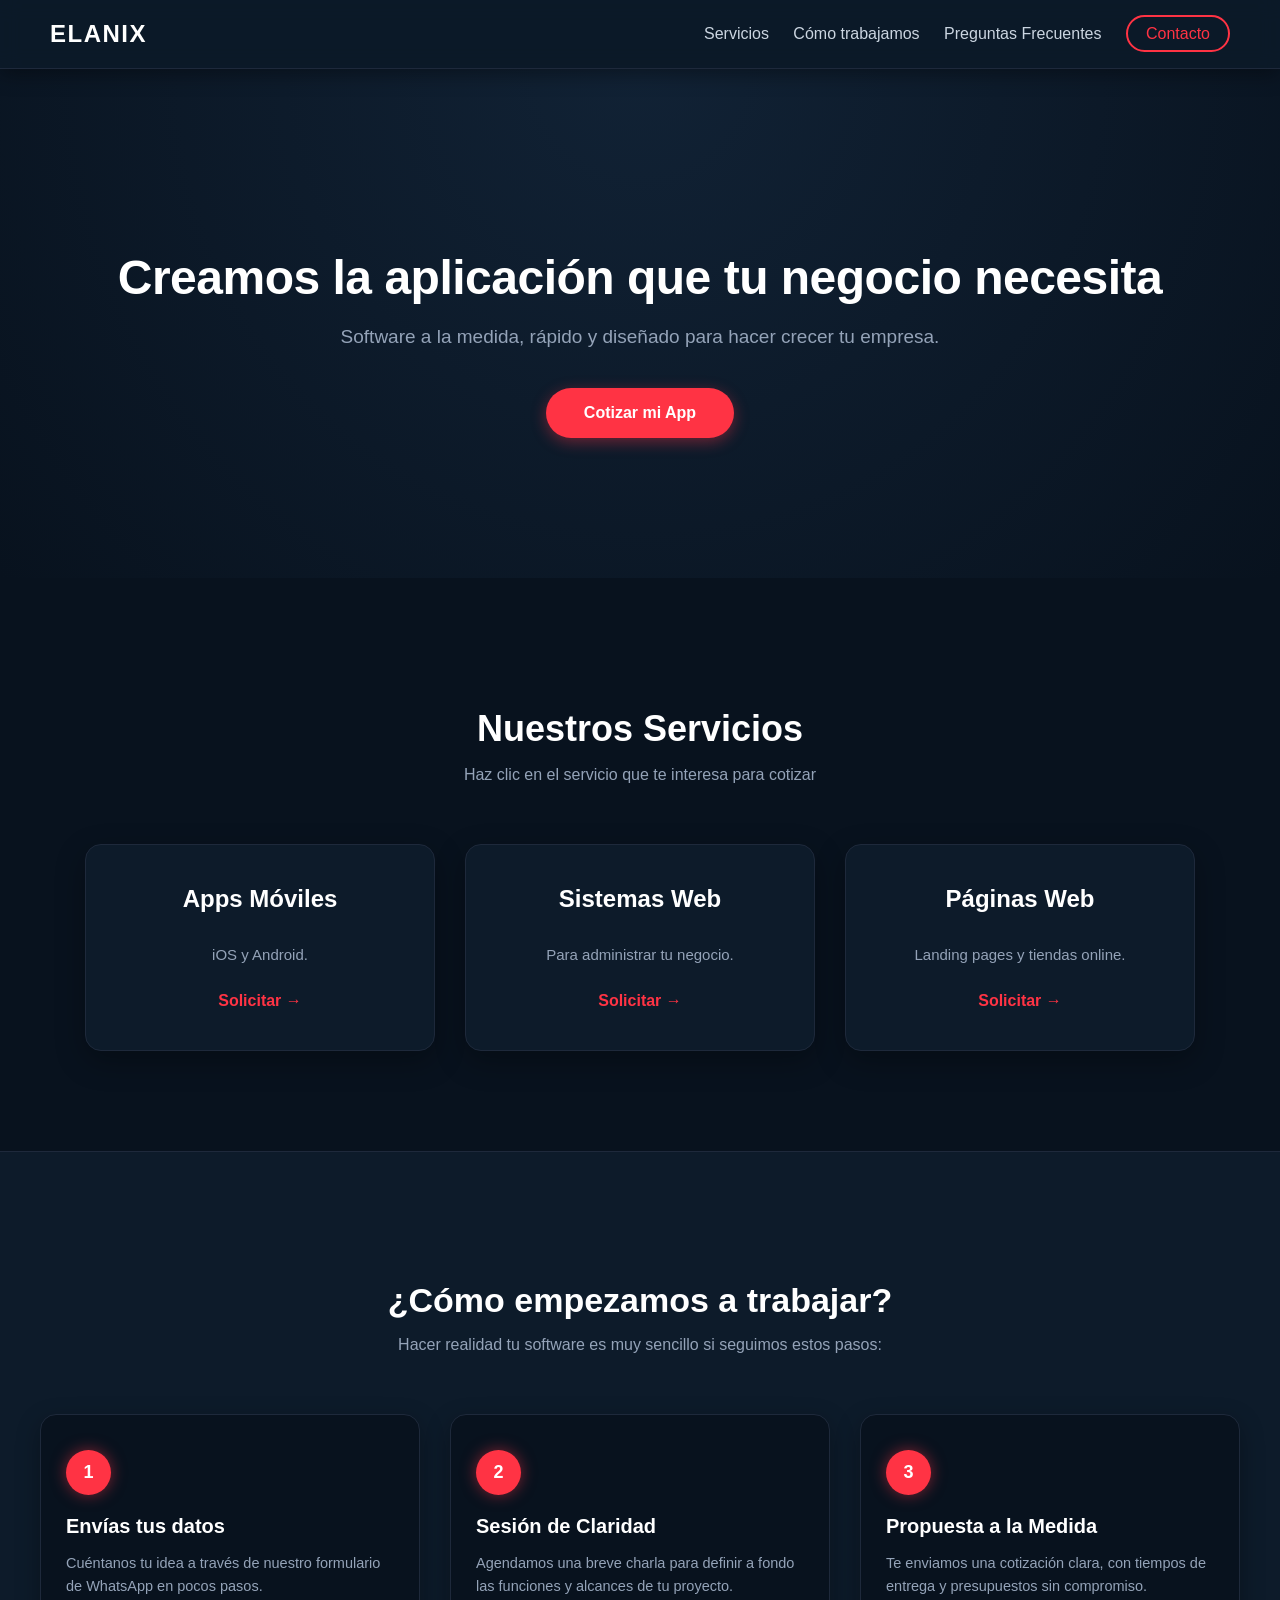
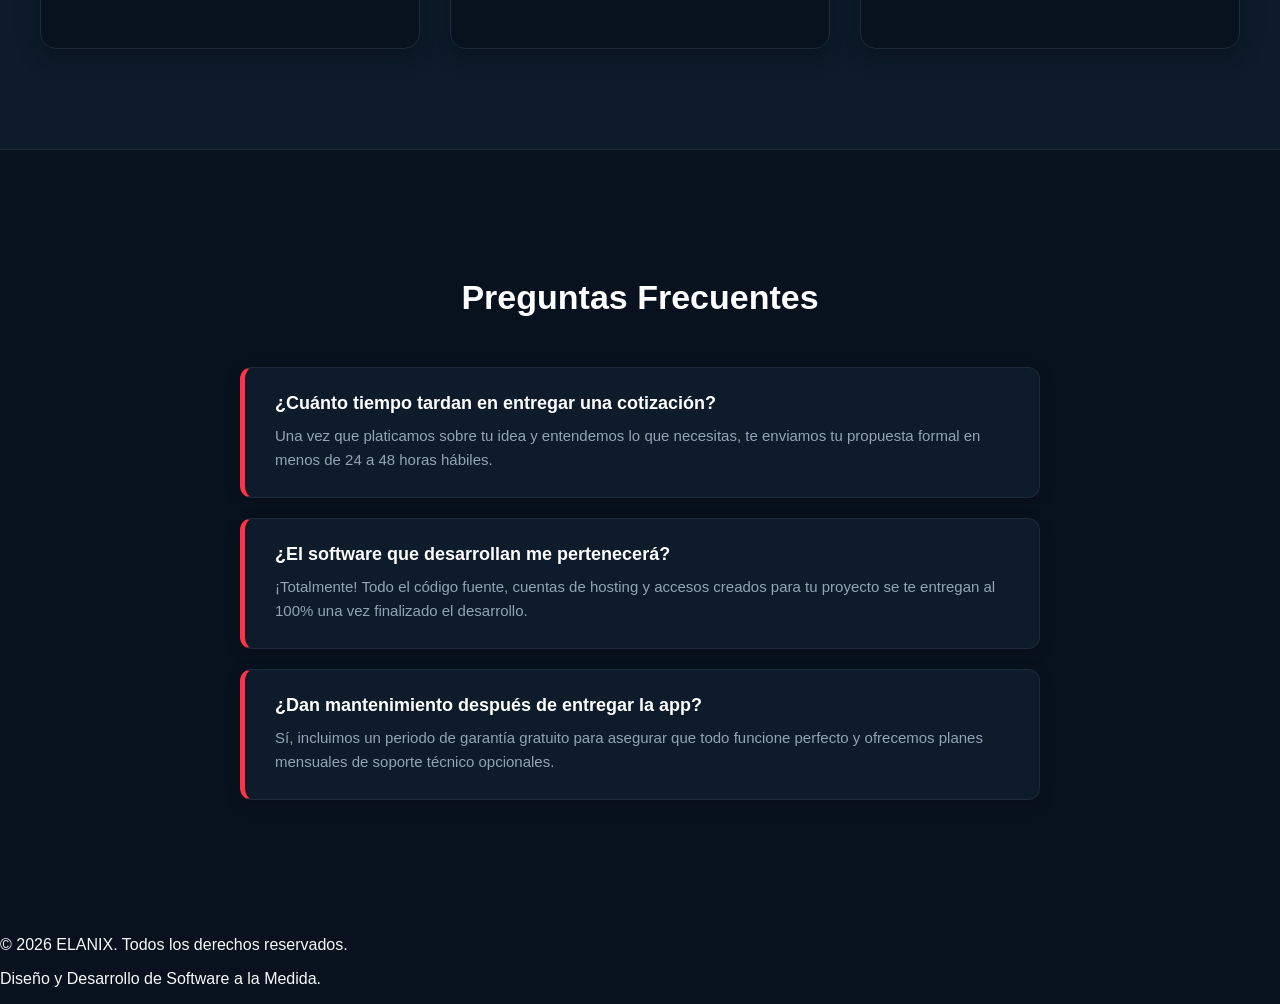
<file: index.html>
<!DOCTYPE html>
<html lang="es">
<head>
    <meta charset="UTF-8">
    <meta name="viewport" content="width=device-width, initial-scale=1.0">
    <title>ELANIX - Aplicaciones Web y Móviles</title>
    <link rel="stylesheet" href="style.css">
</head>
<body>

    <header>
        <div class="logo">ELANIX</div>
        <nav>
            <a href="#servicios">Servicios</a>
            <a href="#proceso">Cómo trabajamos</a>
            <a href="#faqs">Preguntas Frecuentes</a>
            <a href="contacto.html" class="btn-contacto">Contacto</a>
        </nav>
    </header>

    <section class="hero">
        <h1>Creamos la aplicación que tu negocio necesita</h1>
        <p>Software a la medida, rápido y diseñado para hacer crecer tu empresa.</p>
        <a href="contacto.html" class="btn-principal" style="text-decoration: none; display: inline-block;">Cotizar mi App</a>
    </section>

    <section id="servicios" class="servicios">
        <h2>Nuestros Servicios</h2>
        <p>Haz clic en el servicio que te interesa para cotizar</p>
        
        <div class="tarjetas">
            <a href="contacto.html" class="tarjeta-link">
                <div class="tarjeta">
                    <h3>Apps Móviles</h3>
                    <p>iOS y Android.</p>
                    <span class="btn-tarjeta">Solicitar →</span>
                </div>
            </a>

            <a href="contacto.html" class="tarjeta-link">
                <div class="tarjeta">
                    <h3>Sistemas Web</h3>
                    <p>Para administrar tu negocio.</p>
                    <span class="btn-tarjeta">Solicitar →</span>
                </div>
            </a>

            <a href="contacto.html" class="tarjeta-link">
                <div class="tarjeta">
                    <h3>Páginas Web</h3>
                    <p>Landing pages y tiendas online.</p>
                    <span class="btn-tarjeta">Solicitar →</span>
                </div>
            </a>
        </div>
    </section>

    <section id="proceso" class="proceso-seccion">
        <h2>¿Cómo empezamos a trabajar?</h2>
        <p>Hacer realidad tu software es muy sencillo si seguimos estos pasos:</p>
        <div class="pasos-contenedor">
            <div class="paso-tarjeta">
                <div class="paso-numero">1</div>
                <h3>Envías tus datos</h3>
                <p>Cuéntanos tu idea a través de nuestro formulario de WhatsApp en pocos pasos.</p>
            </div>
            <div class="paso-tarjeta">
                <div class="paso-numero">2</div>
                <h3>Sesión de Claridad</h3>
                <p>Agendamos una breve charla para definir a fondo las funciones y alcances de tu proyecto.</p>
            </div>
            <div class="paso-tarjeta">
                <div class="paso-numero">3</div>
                <h3>Propuesta a la Medida</h3>
                <p>Te enviamos una cotización clara, con tiempos de entrega y presupuestos sin compromiso.</p>
            </div>
        </div>
    </section>

    <section id="faqs" class="faqs-seccion">
        <h2>Preguntas Frecuentes</h2>
        <div class="faqs-contenedor">
            <div class="faq-item">
                <h3>¿Cuánto tiempo tardan en entregar una cotización?</h3>
                <p>Una vez que platicamos sobre tu idea y entendemos lo que necesitas, te enviamos tu propuesta formal en menos de 24 a 48 horas hábiles.</p>
            </div>
            <div class="faq-item">
                <h3>¿El software que desarrollan me pertenecerá?</h3>
                <p>¡Totalmente! Todo el código fuente, cuentas de hosting y accesos creados para tu proyecto se te entregan al 100% una vez finalizado el desarrollo.</p>
            </div>
            <div class="faq-item">
                <h3>¿Dan mantenimiento después de entregar la app?</h3>
                <p>Sí, incluimos un periodo de garantía gratuito para asegurar que todo funcione perfecto y ofrecemos planes mensuales de soporte técnico opcionales.</p>
            </div>
        </div>
    </section>

    <footer>
        <div class="footer-contenido">
            <p>&copy; 2026 ELANIX. Todos los derechos reservados.</p>
            <p>Diseño y Desarrollo de Software a la Medida.</p>
        </div>
    </footer>

</body>
</html>
</file>
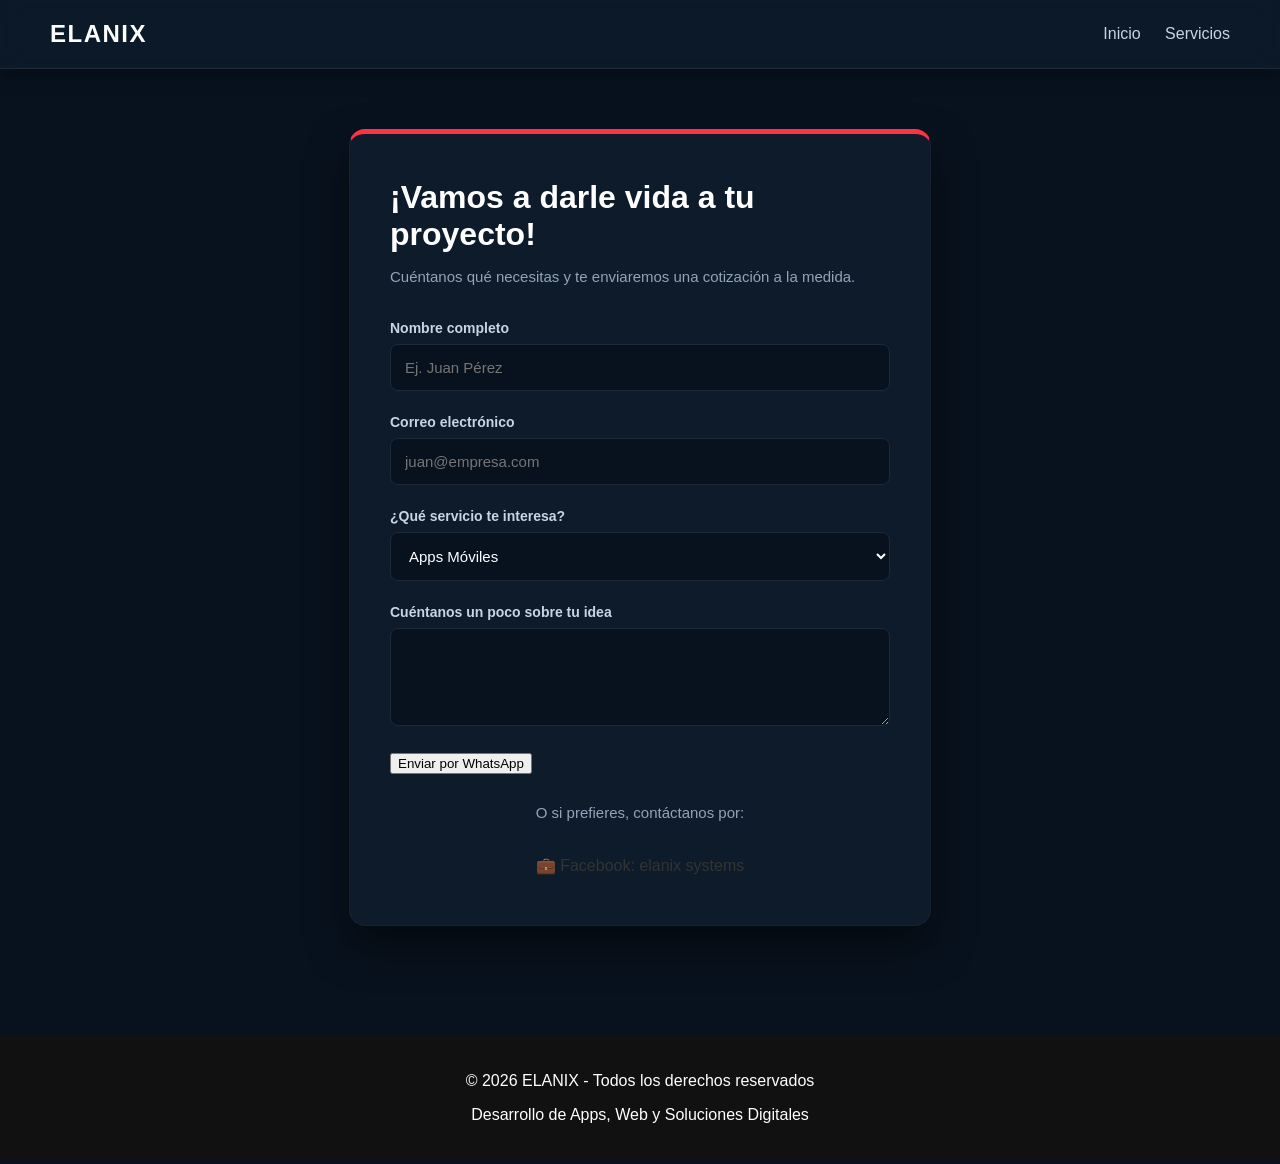
<file: contacto.html>
<!DOCTYPE html>
<html lang="es">
<head>
    <meta charset="UTF-8">
    <meta name="viewport" content="width=device-width, initial-scale=1.0">
    <title>Contacto - ELANIX</title>
    <link rel="stylesheet" href="style.css">

    <style>
        .mensaje-redireccion {
            display: none;
            margin-top: 15px;
            color: #25D366;
            font-weight: bold;
            text-align: center;
        }

        .respaldo {
            margin-top: 30px;
            text-align: center;
        }

        .respaldo a {
            display: block;
            margin: 5px 0;
            color: #333;
            text-decoration: none;
        }

        footer {
            margin-top: 50px;
            padding: 20px;
            text-align: center;
            background: #111;
            color: white;
        }
    </style>
</head>

<body>

<header>
    <div class="logo">ELANIX</div>
    <nav>
        <a href="index.html">Inicio</a>
        <a href="index.html#servicios">Servicios</a>
    </nav>
</header>

<main class="contenedor-contacto">
    <div class="tarjeta-formulario">

        <h2>¡Vamos a darle vida a tu proyecto!</h2>
        <p>Cuéntanos qué necesitas y te enviaremos una cotización a la medida.</p>

        <form id="formWhatsApp" class="formulario">

            <div class="grupo-input">
                <label for="nombre">Nombre completo</label>
                <input type="text" id="nombre" placeholder="Ej. Juan Pérez" required>
            </div>

            <div class="grupo-input">
                <label for="correo">Correo electrónico</label>
                <input type="email" id="correo" placeholder="juan@empresa.com" required>
            </div>

            <div class="grupo-input">
                <label for="servicio">¿Qué servicio te interesa?</label>
                <select id="servicio">
                    <option value="Apps Móviles (iOS y Android)">Apps Móviles</option>
                    <option value="Sistemas Web de Administración">Sistemas Web</option>
                    <option value="Páginas Web / Tiendas Online">Páginas Web</option>
                </select>
            </div>

            <div class="grupo-input">
                <label for="mensaje">Cuéntanos un poco sobre tu idea</label>
                <textarea id="mensaje" rows="4" required></textarea>
            </div>

            <button type="submit" class="btn-enviar">Enviar por WhatsApp</button>

            <!-- MENSAJE -->
            <p id="mensajeRedireccion" class="mensaje-redireccion">
                ¡Te estamos redirigiendo a WhatsApp! 🚀
            </p>

        </form>

        <!-- CANALES DE RESPALDO -->
        <div class="respaldo">
            <p>O si prefieres, contáctanos por:</p>
            <a href="#">💼 Facebook: elanix systems</a>
        </div>

    </div>
</main>

<!-- FOOTER -->
<footer>
    <p>© 2026 ELANIX - Todos los derechos reservados</p>
    <p>Desarrollo de Apps, Web y Soluciones Digitales</p>
</footer>

<script>
document.getElementById('formWhatsApp').addEventListener('submit', function(event) {

    event.preventDefault();

    const miNumero = "525647559385"; // IMPORTANTE: con código país

    const nombre = document.getElementById('nombre').value;
    const correo = document.getElementById('correo').value;
    const servicio = document.getElementById('servicio').value;
    const mensaje = document.getElementById('mensaje').value;

    const textoMensaje = `¡Hola ELANIX! 🚀\n\n` +
                         `Me interesa una cotización.\n\n` +
                         `*Nombre:* ${nombre}\n` +
                         `*Correo:* ${correo}\n` +
                         `*Servicio:* ${servicio}\n` +
                         `*Detalles:* ${mensaje}`;

    const textoCodificado = encodeURIComponent(textoMensaje);

    const url = `https://wa.me/${miNumero}?text=${textoCodificado}`;

    // MOSTRAR MENSAJE
    document.getElementById('mensajeRedireccion').style.display = 'block';

    // REDIRECCIÓN CON PEQUEÑO DELAY
    setTimeout(() => {
        window.open(url, '_blank');
    }, 1000);
});
</script>

</body>
</html>
</file>
<file: style.css>
/* ==========================================
   1. ESTILOS GENERALES (Fondo Negro Azulado)
   ========================================== */
body {
    font-family: 'Segoe UI', Tahoma, Geneva, Verdana, sans-serif;
    background-color: #08121e; /* Negro azulado profundo de fondo general */
    margin: 0;
    color: #f8f9fa; /* Texto general en blanco grisáceo para que resalte */
    overflow-x: hidden; /* Evita desbordamiento horizontal */
}

/* Navegación Superior */
header {
    background-color: rgba(13, 27, 42, 0.9); /* Azul oscuro con ligera transparencia */
    backdrop-filter: blur(10px); /* Efecto esmerilado moderno */
    -webkit-backdrop-filter: blur(10px);
    display: flex;
    justify-content: space-between;
    align-items: center;
    padding: 20px 50px;
    box-shadow: 0 4px 20px rgba(0,0,0,0.4);
    position: sticky;
    top: 0;
    z-index: 100;
    border-bottom: 1px solid #1e293b; /* Línea divisoria sutil */
}

.logo {
    font-size: 24px;
    font-weight: bold;
    color: #ffffff; /* Logo en Blanco */
    letter-spacing: 1.5px; /* Un poco más de espacio */
    text-transform: uppercase; /* Toque más profesional */
}

header nav a {
    text-decoration: none;
    color: #cbd5e1;
    margin-left: 20px;
    font-weight: 500;
    transition: color 0.3s ease;
}

header nav a:hover {
    color: #ff3344; /* Rojo brillante al pasar el cursor */
}

/* Botón especial de contacto en el menú */
header nav a.btn-contacto {
    border: 2px solid #ff3344; /* Borde Rojo */
    color: #ff3344;
    padding: 8px 18px;
    border-radius: 20px;
    transition: background-color 0.3s, color 0.3s, box-shadow 0.3s;
}

header nav a.btn-contacto:hover {
    background-color: #ff3344;
    color: #ffffff;
    box-shadow: 0 0 15px rgba(255, 51, 68, 0.4); /* Resplandor neón en menú */
}

/* ==========================================
   2. PÁGINA PRINCIPAL (Hero y Servicios)
   ========================================== */

/* Sección de Bienvenida (Hero) */
.hero {
    text-align: center;
    padding: 140px 20px; /* Un poco más de aire superior e inferior */
    background: radial-gradient(circle at top, #112235 0%, #08121e 100%); /* Degradado radial para centrar la atención */
    color: #ffffff;
}

.hero h1 {
    font-size: 48px; /* Ligeramente más grande */
    margin-bottom: 20px;
    font-weight: 700;
    letter-spacing: -0.5px;
    line-height: 1.2;
}

.hero p {
    font-size: 19px;
    margin-bottom: 40px;
    color: #94a3b8; /* Gris azulado suave */
    max-width: 700px; /* Evita que el texto se estire demasiado */
    margin-left: auto;
    margin-right: auto;
}

/* Botón principal de Cotizar (Rojo Neón) */
.btn-principal {
    display: inline-block; /* Asegura que el padding funcione bien como enlace */
    text-decoration: none;
    background-color: #ff3344; 
    color: #ffffff !important;
    padding: 16px 38px;
    font-weight: bold;
    border-radius: 30px;
    box-shadow: 0 4px 15px rgba(255, 51, 68, 0.4);
    transition: transform 0.2s cubic-bezier(0.4, 0, 0.2, 1), box-shadow 0.2s, background-color 0.2s;
}

.btn-principal:hover {
    background-color: #e02233; 
    transform: translateY(-3px);
    box-shadow: 0 8px 25px rgba(255, 51, 68, 0.6);
}

/* Sección de Servicios */
.servicios {
    padding: 100px 20px; /* Mayor separación entre secciones */
    text-align: center;
}

.servicios h2 {
    font-size: 36px;
    color: #ffffff;
    margin-bottom: 12px;
}

.servicios > p {
    color: #94a3b8;
    margin-bottom: 60px;
    font-size: 16px;
}

/* Contenedor de Tarjetas */
.tarjetas {
    display: flex;
    justify-content: center;
    gap: 30px;
    flex-wrap: wrap;
    max-width: 1200px;
    margin: 0 auto;
}

/* Enlaces de las Tarjetas */
.tarjeta-link {
    text-decoration: none;
    color: inherit;
    flex: 1;
    min-width: 280px;
    max-width: 350px;
    display: flex; /* Permite que todas las tarjetas midan lo mismo de alto */
}

/* Tarjetas en entorno oscuro */
.tarjeta {
    background: #0d1b2a; /* Azul oscuro cyber para las tarjetas */
    padding: 40px 25px;
    border-radius: 16px;
    box-shadow: 0 10px 30px rgba(0,0,0,0.3);
    transition: transform 0.3s cubic-bezier(0.4, 0, 0.2, 1), box-shadow 0.3s, border-color 0.3s;
    border: 1px solid #1e293b;
    height: 100%;
    box-sizing: border-box;
    display: flex;
    flex-direction: column;
    justify-content: space-between;
    width: 100%;
}

.tarjeta h3 {
    font-size: 24px;
    color: #ffffff;
    margin-top: 0;
    margin-bottom: 15px;
}

.tarjeta p {
    color: #94a3b8;
    font-size: 15px;
    line-height: 1.6;
    margin-bottom: 25px;
    flex-grow: 1; /* Hace que el texto use el espacio sobrante y alinee los botones abajo */
}

/* Botón interno "Solicitar ->" */
.btn-tarjeta {
    color: #ff3344;
    font-weight: bold;
    font-size: 16px;
    display: inline-block;
    transition: transform 0.2s ease;
}

/* Efectos Hover Tarjetas Oscuras */
.tarjeta-link:hover .tarjeta {
    transform: translateY(-8px); /* Elevación más sutil y elegante */
    box-shadow: 0 15px 35px rgba(255, 51, 68, 0.15);
    border-color: #ff3344; /* El borde se ilumina en rojo al pasar el mouse */
}

.tarjeta-link:hover .btn-tarjeta {
    transform: translateX(6px);
}

/* ==========================================
   3. NUEVA SECCIÓN: CÓMO TRABAJAMOS (Proceso)
   ========================================== */
.proceso-seccion {
    padding: 100px 20px;
    text-align: center;
    background-color: #0d1b2a; /* Alternamos fondo para dar ritmo visual */
    border-top: 1px solid #1e293b;
    border-bottom: 1px solid #1e293b;
}

.proceso-seccion h2 {
    font-size: 34px;
    color: #ffffff;
    margin-bottom: 12px;
}

.proceso-seccion > p {
    color: #94a3b8;
    margin-bottom: 60px;
}

.pasos-contenedor {
    display: flex;
    justify-content: center;
    gap: 30px;
    flex-wrap: wrap;
    max-width: 1200px;
    margin: 0 auto;
}

.paso-tarjeta {
    background: #08121e; /* Tarjetas oscuras invertidas */
    padding: 35px 25px;
    border-radius: 16px;
    border: 1px solid #1e293b;
    flex: 1;
    min-width: 280px;
    max-width: 350px;
    text-align: left;
    box-shadow: 0 8px 25px rgba(0,0,0,0.3);
    transition: transform 0.3s ease;
}

.paso-tarjeta:hover {
    transform: translateY(-4px); /* Pequeña respuesta interactiva */
}

.paso-numero {
    width: 45px;
    height: 45px;
    background-color: #ff3344;
    color: #ffffff;
    border-radius: 50%;
    display: flex;
    align-items: center;
    justify-content: center;
    font-weight: bold;
    font-size: 18px;
    margin-bottom: 20px;
    box-shadow: 0 0 15px rgba(255, 51, 68, 0.5); /* Resplandor de número cyber mejorado */
}

.paso-tarjeta h3 {
    color: #ffffff;
    font-size: 20px;
    margin-bottom: 12px;
}

.paso-tarjeta p {
    color: #94a3b8;
    font-size: 14.5px;
    line-height: 1.6;
}

/* ==========================================
   4. NUEVA SECCIÓN: PREGUNTAS FRECUENTES (FAQs)
   ========================================== */
.faqs-seccion {
    padding: 100px 20px;
    text-align: center;
}

.faqs-seccion h2 {
    font-size: 34px;
    color: #ffffff;
    margin-bottom: 50px;
}

.faqs-contenedor {
    max-width: 800px;
    margin: 0 auto;
    text-align: left;
}

.faq-item {
    background-color: #0d1b2a;
    padding: 25px 30px;
    border-radius: 12px;
    margin-bottom: 20px;
    border: 1px solid #1e293b;
    border-left: 5px solid #ff3344; /* El acento rojo de ELANIX a la izquierda */
    box-shadow: 0 4px 15px rgba(0,0,0,0.2);
    transition: transform 0.2s ease;
}

.faq-item:hover {
    transform: translateX(5px); /* Se mueve un poco a la derecha al pasar el mouse */
}

.faq-item h3 {
    font-size: 18px;
    color: #ffffff;
    margin-top: 0;
    margin-bottom: 10px;
}

.faq-item p {
    font-size: 15px;
    color: #94a3b8;
    line-height: 1.6;
    margin: 0;
}

/* ==========================================
   5. PÁGINA DE CONTACTO (Formulario Oscuro)
   ========================================== */
.contenedor-contacto {
    display: flex;
    justify-content: center;
    align-items: center;
    min-height: 80vh;
    padding: 60px 20px;
}

.tarjeta-formulario {
    background: #0d1b2a; /* Mismo azul oscuro cyber */
    padding: 45px 40px;
    border-radius: 16px;
    box-shadow: 0 20px 40px rgba(0,0,0,0.5);
    max-width: 500px;
    width: 100%;
    border-top: 5px solid #ff3344; /* Línea roja brillante arriba */
    border-left: 1px solid rgba(30, 41, 59, 0.5);
    border-right: 1px solid rgba(30, 41, 59, 0.5);
    border-bottom: 1px solid rgba(30, 41, 59, 0.5);
}

.tarjeta-formulario h2 {
    margin-top: 0;
    color: #ffffff;
    font-size: 32px;
    margin-bottom: 10px;
}

.tarjeta-formulario p {
    color: #94a3b8;
    margin-bottom: 35px;
    font-size: 15px;
}

.grupo-input {
    margin-bottom: 23px;
}

.grupo-input label {
    display: block;
    margin-bottom: 8px;
    font-weight: 600;
    font-size: 14px;
    color: #cbd5e1;
}

.grupo-input input, 
.grupo-input select, 
.grupo-input textarea {
    width: 100%;
    padding: 14px;
    background-color: #08121e; /* Fondo oscuro interno para armonizar */
    border: 1px solid #1e293b;
    border-radius: 8px;
    font-size: 15px;
    color: #ffffff; /* Texto que escribe el usuario en blanco */
    box-sizing: border-box;
    outline: none;
    transition: border-color 0.2s, box-shadow 0.2s;
}

/* Efecto Focus para cuando el usuario hace clic en los campos */
.grupo-input input:focus, 
.grupo-input select:focus, 
.grupo-input textarea:focus {
    border-color: #ff3344;
    box-shadow: 0 0 10px rgba(255, 51, 68, 0.2);
}

.grupo-input textarea {
    resize: vertical; /* Permite estirar hacia abajo pero no hacia los lados desconfigurando el diseño */
}

/* Soporte de diseño responsivo básico para tablets/móviles */
@media (max-width: 768px) {
    header {
        padding: 20px 25px;
    }
    .hero h1 {
        font-size: 36px;
    }
    .tarjeta-formulario {
        padding: 30px 20px;
    }
}
</file>
